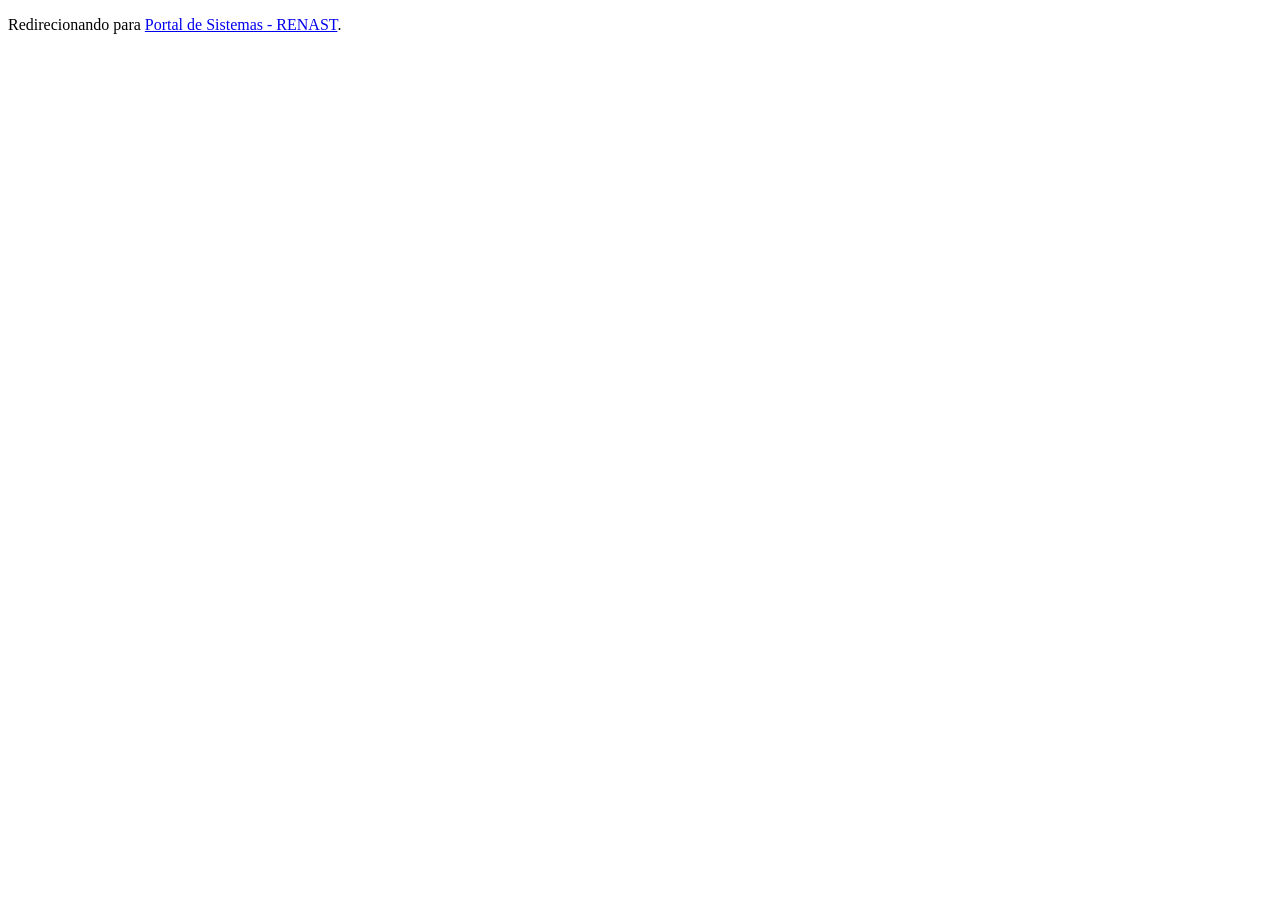
<file: index.html>
<!doctype html>
<html lang="pt-br">
<head>
    <meta charset="utf-8">
    <meta http-equiv="refresh" content="0; url=index.php">
    <meta name="viewport" content="width=device-width, initial-scale=1">
    <title>Portal de Sistemas - RENAST</title>
    <link rel="canonical" href="index.php">
</head>
<body>
    <p>Redirecionando para <a href="index.php">Portal de Sistemas - RENAST</a>.</p>
</body>
</html>
</file>
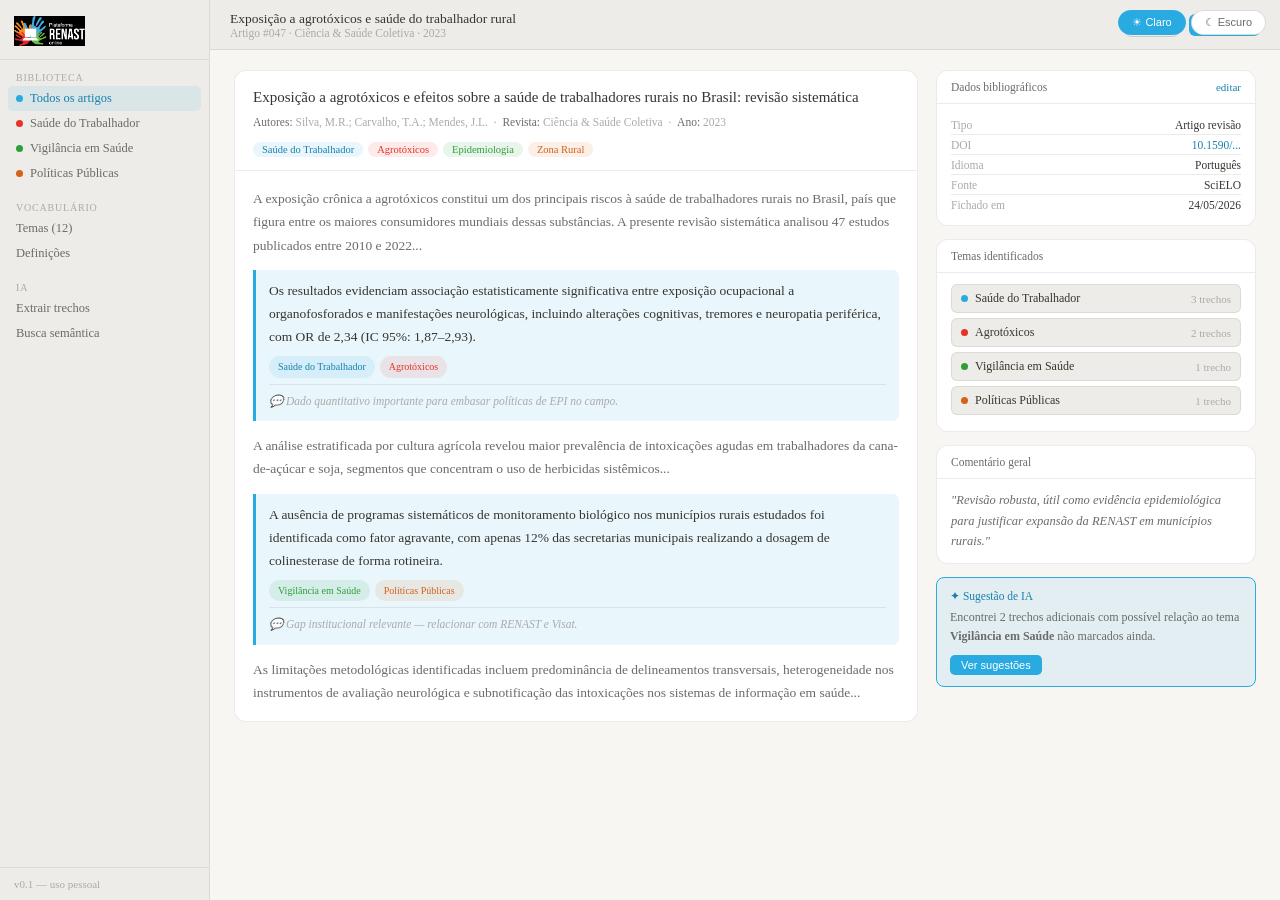
<file: fichario/mockup/renast_fichamento_mockup.html>
<!DOCTYPE html>
<html lang="pt-BR">
<head>
<meta charset="UTF-8">
<meta name="viewport" content="width=device-width, initial-scale=1.0">
<title>RENAST Fichamento — Mockup</title>
<style>
*,*::before,*::after{box-sizing:border-box;margin:0;padding:0}
body.light{
  --bg:#F7F6F3;--bg2:#EEECE8;--bg3:#fff;--surface:#fff;
  --border:rgba(0,0,0,.08);--border2:rgba(0,0,0,.14);
  --t1:#37352F;--t2:#6B6B6B;--t3:#aaa;
  --ac:#29AAE1;--ac-bg:rgba(41,170,225,.10);--ac-t:#1880AD;
  --red:#E63329;--red-bg:rgba(230,51,41,.10);
  --grn:#2E9E3B;--grn-bg:rgba(46,158,59,.10);
  --ora:#D4621A;--ora-bg:rgba(212,98,26,.10);
}
body.dark{
  --bg:#08090A;--bg2:#0F1011;--bg3:#191A1B;--surface:#191A1B;
  --border:rgba(255,255,255,.07);--border2:rgba(255,255,255,.13);
  --t1:#F7F8F8;--t2:#C8CDD6;--t3:#8A8F98;
  --ac:#29AAE1;--ac-bg:rgba(41,170,225,.14);--ac-t:#7DD4F5;
  --red:#FF6B63;--red-bg:rgba(255,107,99,.14);
  --grn:#4DC761;--grn-bg:rgba(77,199,97,.14);
  --ora:#FF8C42;--ora-bg:rgba(255,140,66,.14);
}
body{font-family: var(--bs-body-font-family);font-feature-settings:'cv01','ss03';background:var(--bg);color:var(--t1);min-height:100vh;transition:background .25s,color .25s}

/* toggle */
.toggle-bar{position:fixed;top:10px;right:14px;z-index:200;display:flex;gap:5px}
.tbtn{font-size:11px;font-weight:500;padding:5px 13px;border-radius:20px;border:.5px solid var(--border2);cursor:pointer;background:var(--surface);color:var(--t2);transition:all .18s}
.tbtn.on{background:var(--ac);color:#fff;border-color:var(--ac)}

/* shell */
.shell{display:flex;height:100vh;overflow:hidden}

/* sidebar */
.sb{width:210px;flex-shrink:0;background:var(--bg2);border-right:.5px solid var(--border);display:flex;flex-direction:column}
.sb-logo{padding:16px 14px 13px;border-bottom:.5px solid var(--border)}
.sb-logo img{height:30px;width:auto;display:block}
.sb-sec{padding:12px 8px 4px}
.sb-sec-lbl{font-size:10px;font-weight:510;letter-spacing:.08em;text-transform:uppercase;color:var(--t3);padding:0 8px;margin-bottom:3px}
.ni{display:flex;align-items:center;gap:7px;padding:5px 8px;border-radius:5px;font-size:12.5px;color:var(--t2);cursor:pointer;transition:background .13s}
.ni:hover{background:var(--border)}
.ni.on{background:var(--ac-bg);color:var(--ac-t);font-weight:510}
.dot{width:7px;height:7px;border-radius:50%;flex-shrink:0;background:var(--ac)}
.dot.r{background:var(--red)}.dot.g{background:var(--grn)}.dot.o{background:var(--ora)}
.sb-ft{margin-top:auto;padding:10px 14px;border-top:.5px solid var(--border);font-size:11px;color:var(--t3)}

/* main */
.main{flex:1;display:flex;flex-direction:column;overflow:hidden}
.topbar{height:50px;flex-shrink:0;background:var(--bg2);border-bottom:.5px solid var(--border);display:flex;align-items:center;padding:0 20px;gap:10px}
.ttl{font-size:13.5px;font-weight:510;color:var(--t1)}
.tsub{font-size:11.5px;color:var(--t3)}
.spacer{flex:1}
.btn-p{font-size:11.5px;font-weight:510;padding:5px 13px;border-radius:6px;border:none;cursor:pointer;background:var(--ac);color:#fff;transition:opacity .15s}
.btn-p:hover{opacity:.85}
.btn-g{font-size:11.5px;padding:5px 11px;border-radius:6px;cursor:pointer;background:transparent;color:var(--t2);border:.5px solid var(--border2);transition:background .13s}
.btn-g:hover{background:var(--bg3)}

.content{flex:1;overflow-y:auto;padding:20px 24px;display:grid;grid-template-columns:1fr 320px;gap:18px;align-items:start}

/* article card */
.acard{background:var(--surface);border:.5px solid var(--border);border-radius:12px;overflow:hidden}
.ahead{padding:16px 18px 13px;border-bottom:.5px solid var(--border)}
.atitle{font-size:15px;font-weight:510;color:var(--t1);line-height:1.4;margin-bottom:5px}
.ameta{font-size:11.5px;color:var(--t3);line-height:1.7}
.ameta b{color:var(--t2);font-weight:510}
.tags{display:flex;flex-wrap:wrap;gap:5px;margin-top:9px}
.tag{font-size:10.5px;font-weight:510;padding:2px 9px;border-radius:20px}
.t-b{background:var(--ac-bg);color:var(--ac-t)}
.t-r{background:var(--red-bg);color:var(--red)}
.t-g{background:var(--grn-bg);color:var(--grn)}
.t-o{background:var(--ora-bg);color:var(--ora)}

.abody{padding:16px 18px;font-size:13.5px;line-height:1.75;color:var(--t2)}
.excerpt{border-left:3px solid var(--ac);background:var(--ac-bg);border-radius:0 6px 6px 0;padding:10px 13px;margin:13px 0}
.excerpt p{font-size:13.5px;line-height:1.7;color:var(--t1)}
.exc-tags{display:flex;gap:5px;margin-top:7px;flex-wrap:wrap}
.exc-cmt{font-size:11.5px;color:var(--t3);font-style:italic;margin-top:6px;padding-top:6px;border-top:.5px solid var(--border)}

/* side panel */
.side{display:flex;flex-direction:column;gap:13px}
.pcard{background:var(--surface);border:.5px solid var(--border);border-radius:12px;overflow:hidden}
.phdr{padding:10px 14px;border-bottom:.5px solid var(--border);font-size:11.5px;font-weight:510;color:var(--t2);display:flex;justify-content:space-between;align-items:center}
.pbody{padding:11px 14px}
.brow{display:flex;justify-content:space-between;font-size:11.5px;padding:3.5px 0;border-bottom:.5px solid var(--border)}
.brow:last-child{border:none}
.bk{color:var(--t3)} .bv{color:var(--t1);font-weight:510;max-width:170px;text-align:right}
.tchip{display:flex;align-items:center;gap:7px;padding:6px 9px;border-radius:6px;margin-bottom:5px;background:var(--bg2);border:.5px solid var(--border);cursor:pointer;transition:background .13s}
.tchip:hover{background:var(--ac-bg)}
.tcdot{width:7px;height:7px;border-radius:50%;flex-shrink:0}
.tcname{font-size:12px;font-weight:510;color:var(--t1);flex:1}
.tcct{font-size:11px;color:var(--t3)}
.aibox{background:var(--ac-bg);border:.5px solid var(--ac);border-radius:8px;padding:11px 13px}
.aititle{font-size:11.5px;font-weight:510;color:var(--ac-t);margin-bottom:5px}
.aitxt{font-size:12px;color:var(--t2);line-height:1.6}
.aibtn{margin-top:9px;font-size:11px;font-weight:510;padding:4px 11px;border-radius:5px;background:var(--ac);color:#fff;border:none;cursor:pointer}
</style>
</head>
<body class="light">

<div class="toggle-bar">
  <button class="tbtn on" onclick="setTheme('light')">&#9728; Claro</button>
  <button class="tbtn" onclick="setTheme('dark')">&#9790; Escuro</button>
</div>

<div class="shell">
  <aside class="sb">
    <div class="sb-logo">
      <img id="logo" src="[data-uri]" alt="Plataforma RENAST online">
    </div>
    <div class="sb-sec">
      <div class="sb-sec-lbl">Biblioteca</div>
      <div class="ni on"><div class="dot"></div>Todos os artigos</div>
      <div class="ni"><div class="dot r"></div>Saúde do Trabalhador</div>
      <div class="ni"><div class="dot g"></div>Vigilância em Saúde</div>
      <div class="ni"><div class="dot o"></div>Políticas Públicas</div>
    </div>
    <div class="sb-sec">
      <div class="sb-sec-lbl">Vocabulário</div>
      <div class="ni">Temas (12)</div>
      <div class="ni">Definições</div>
    </div>
    <div class="sb-sec">
      <div class="sb-sec-lbl">IA</div>
      <div class="ni">Extrair trechos</div>
      <div class="ni">Busca semântica</div>
    </div>
    <div class="sb-ft">v0.1 &mdash; uso pessoal</div>
  </aside>

  <div class="main">
    <div class="topbar">
      <div>
        <div class="ttl">Exposi&ccedil;&atilde;o a agrot&oacute;xicos e sa&uacute;de do trabalhador rural</div>
        <div class="tsub">Artigo #047 &middot; Ci&ecirc;ncia &amp; Sa&uacute;de Coletiva &middot; 2023</div>
      </div>
      <div class="spacer"></div>
      <button class="btn-g">Editar</button>
      <button class="btn-p">+ Trecho</button>
    </div>

    <div class="content">
      <div class="acard">
        <div class="ahead">
          <div class="atitle">Exposi&ccedil;&atilde;o a agrot&oacute;xicos e efeitos sobre a sa&uacute;de de trabalhadores rurais no Brasil: revis&atilde;o sistem&aacute;tica</div>
          <div class="ameta">
            <b>Autores:</b> Silva, M.R.; Carvalho, T.A.; Mendes, J.L. &nbsp;&middot;&nbsp;
            <b>Revista:</b> Ci&ecirc;ncia &amp; Sa&uacute;de Coletiva &nbsp;&middot;&nbsp; <b>Ano:</b> 2023
          </div>
          <div class="tags">
            <span class="tag t-b">Sa&uacute;de do Trabalhador</span>
            <span class="tag t-r">Agrot&oacute;xicos</span>
            <span class="tag t-g">Epidemiologia</span>
            <span class="tag t-o">Zona Rural</span>
          </div>
        </div>
        <div class="abody">
          <p>A exposi&ccedil;&atilde;o cr&ocirc;nica a agrot&oacute;xicos constitui um dos principais riscos &agrave; sa&uacute;de de trabalhadores rurais no Brasil, pa&iacute;s que figura entre os maiores consumidores mundiais dessas subst&acirc;ncias. A presente revis&atilde;o sistem&aacute;tica analisou 47 estudos publicados entre 2010 e 2022...</p>
          <div class="excerpt">
            <p>Os resultados evidenciam associa&ccedil;&atilde;o estatisticamente significativa entre exposi&ccedil;&atilde;o ocupacional a organofosforados e manifesta&ccedil;&otilde;es neurol&oacute;gicas, incluindo altera&ccedil;&otilde;es cognitivas, tremores e neuropatia perif&eacute;rica, com OR de 2,34 (IC 95%: 1,87&ndash;2,93).</p>
            <div class="exc-tags">
              <span class="tag t-b" style="font-size:10px">Sa&uacute;de do Trabalhador</span>
              <span class="tag t-r" style="font-size:10px">Agrot&oacute;xicos</span>
            </div>
            <div class="exc-cmt">&#128172; Dado quantitativo importante para embasar pol&iacute;ticas de EPI no campo.</div>
          </div>
          <p>A an&aacute;lise estratificada por cultura agr&iacute;cola revelou maior preval&ecirc;ncia de intoxica&ccedil;&otilde;es agudas em trabalhadores da cana-de-a&ccedil;&uacute;car e soja, segmentos que concentram o uso de herbicidas sist&ecirc;micos...</p>
          <div class="excerpt">
            <p>A aus&ecirc;ncia de programas sistem&aacute;ticos de monitoramento biol&oacute;gico nos munic&iacute;pios rurais estudados foi identificada como fator agravante, com apenas 12% das secretarias municipais realizando a dosagem de colinesterase de forma rotineira.</p>
            <div class="exc-tags">
              <span class="tag t-g" style="font-size:10px">Vigil&acirc;ncia em Sa&uacute;de</span>
              <span class="tag t-o" style="font-size:10px">Pol&iacute;ticas P&uacute;blicas</span>
            </div>
            <div class="exc-cmt">&#128172; Gap institucional relevante &mdash; relacionar com RENAST e Visat.</div>
          </div>
          <p>As limita&ccedil;&otilde;es metodol&oacute;gicas identificadas incluem predomin&acirc;ncia de delineamentos transversais, heterogeneidade nos instrumentos de avalia&ccedil;&atilde;o neurol&oacute;gica e subnotifica&ccedil;&atilde;o das intoxica&ccedil;&otilde;es nos sistemas de informa&ccedil;&atilde;o em sa&uacute;de...</p>
        </div>
      </div>

      <div class="side">
        <div class="pcard">
          <div class="phdr">Dados bibliogr&aacute;ficos <span style="font-size:11px;color:var(--ac-t);cursor:pointer">editar</span></div>
          <div class="pbody">
            <div class="brow"><span class="bk">Tipo</span><span class="bv">Artigo revis&atilde;o</span></div>
            <div class="brow"><span class="bk">DOI</span><span class="bv" style="color:var(--ac-t)">10.1590/...</span></div>
            <div class="brow"><span class="bk">Idioma</span><span class="bv">Portugu&ecirc;s</span></div>
            <div class="brow"><span class="bk">Fonte</span><span class="bv">SciELO</span></div>
            <div class="brow"><span class="bk">Fichado em</span><span class="bv">24/05/2026</span></div>
          </div>
        </div>
        <div class="pcard">
          <div class="phdr">Temas identificados</div>
          <div class="pbody">
            <div class="tchip"><div class="tcdot" style="background:var(--ac)"></div><span class="tcname">Sa&uacute;de do Trabalhador</span><span class="tcct">3 trechos</span></div>
            <div class="tchip"><div class="tcdot" style="background:var(--red)"></div><span class="tcname">Agrot&oacute;xicos</span><span class="tcct">2 trechos</span></div>
            <div class="tchip"><div class="tcdot" style="background:var(--grn)"></div><span class="tcname">Vigil&acirc;ncia em Sa&uacute;de</span><span class="tcct">1 trecho</span></div>
            <div class="tchip"><div class="tcdot" style="background:var(--ora)"></div><span class="tcname">Pol&iacute;ticas P&uacute;blicas</span><span class="tcct">1 trecho</span></div>
          </div>
        </div>
        <div class="pcard">
          <div class="phdr">Coment&aacute;rio geral</div>
          <div class="pbody">
            <p style="font-size:12.5px;color:var(--t2);line-height:1.65;font-style:italic">"Revis&atilde;o robusta, &uacute;til como evid&ecirc;ncia epidemiol&oacute;gica para justificar expans&atilde;o da RENAST em munic&iacute;pios rurais."</p>
          </div>
        </div>
        <div class="aibox">
          <div class="aititle">&#10022; Sugest&atilde;o de IA</div>
          <div class="aitxt">Encontrei 2 trechos adicionais com poss&iacute;vel rela&ccedil;&atilde;o ao tema <b>Vigil&acirc;ncia em Sa&uacute;de</b> n&atilde;o marcados ainda.</div>
          <button class="aibtn">Ver sugest&otilde;es</button>
        </div>
      </div>
    </div>
  </div>
</div>

<script>
var LC = "[data-uri]";
var LB = "[data-uri]";
function setTheme(t){
  document.body.className = t;
  document.getElementById('logo').src = t==='dark' ? LC : LB;
  document.querySelectorAll('.tbtn').forEach(function(b,i){
    b.classList.toggle('on',(i===0&&t==='light')||(i===1&&t==='dark'));
  });
}
</script>
</body>
</html>
</file>
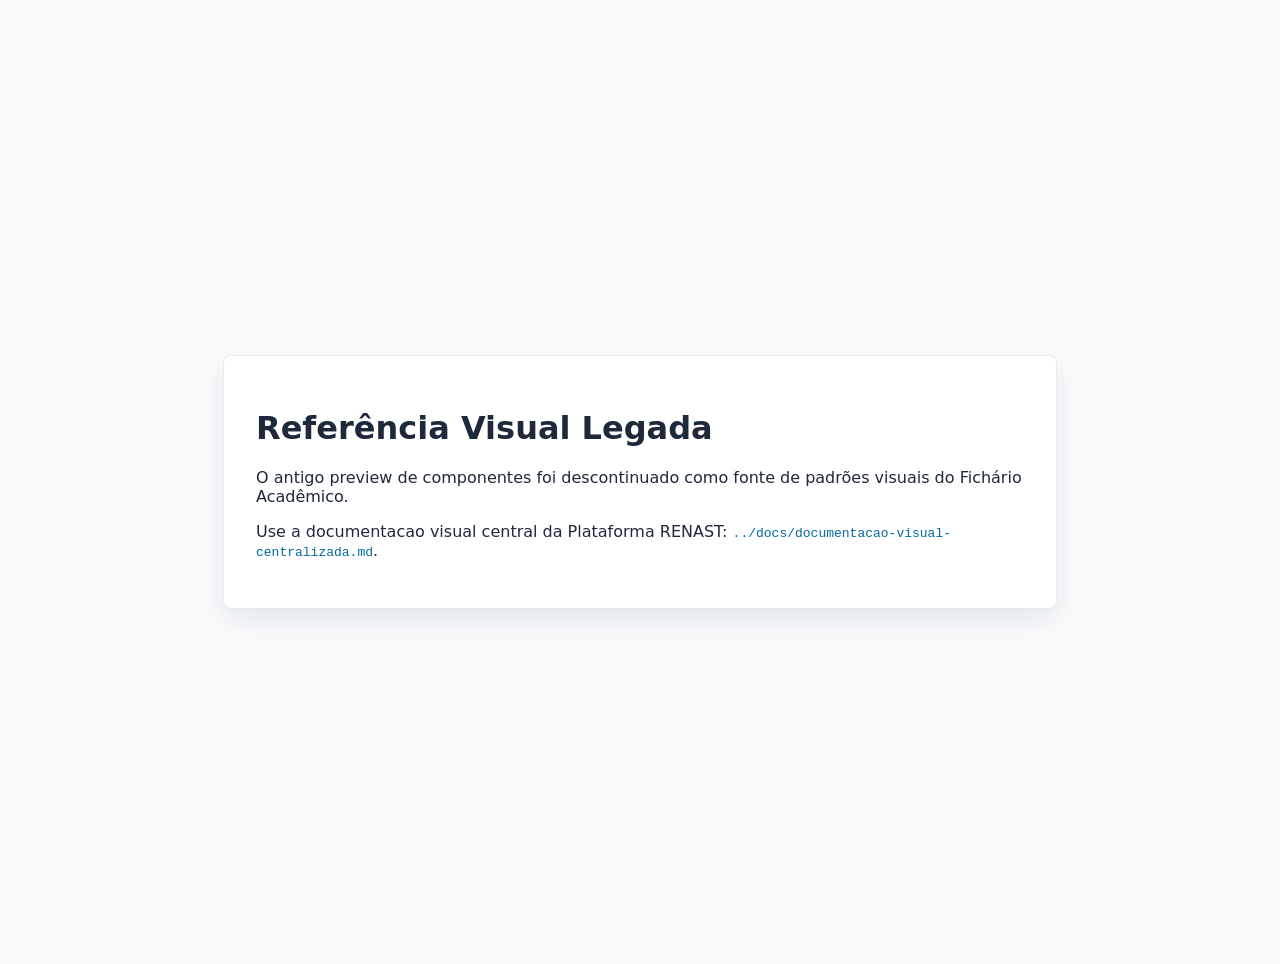
<file: fichario/system_md/components.html>
<!doctype html>
<html lang="pt-BR">
<head>
    <meta charset="utf-8">
    <meta name="viewport" content="width=device-width, initial-scale=1">
    <title>Referência visual legada - Fichário Acadêmico</title>
    <style>
        body {
            margin: 0;
            min-height: 100vh;
            display: grid;
            place-items: center;
            padding: 2rem;
            background: #f8fafc;
            color: #1e293b;
            font-family: system-ui, -apple-system, BlinkMacSystemFont, "Segoe UI", sans-serif;
        }

        main {
            max-width: 48rem;
            border: 1px solid rgba(0, 0, 0, 0.08);
            border-radius: 8px;
            padding: 2rem;
            background: #ffffff;
            box-shadow: 0 12px 28px rgba(15, 23, 42, 0.08);
        }

        code {
            color: #0369a1;
        }
    </style>
</head>
<body>
    <main>
        <h1>Referência Visual Legada</h1>
        <p>O antigo preview de componentes foi descontinuado como fonte de padrões visuais do Fichário Acadêmico.</p>
        <p>Use a documentacao visual central da Plataforma RENAST: <code>../docs/documentacao-visual-centralizada.md</code>.</p>
    </main>
</body>
</html>
</file>
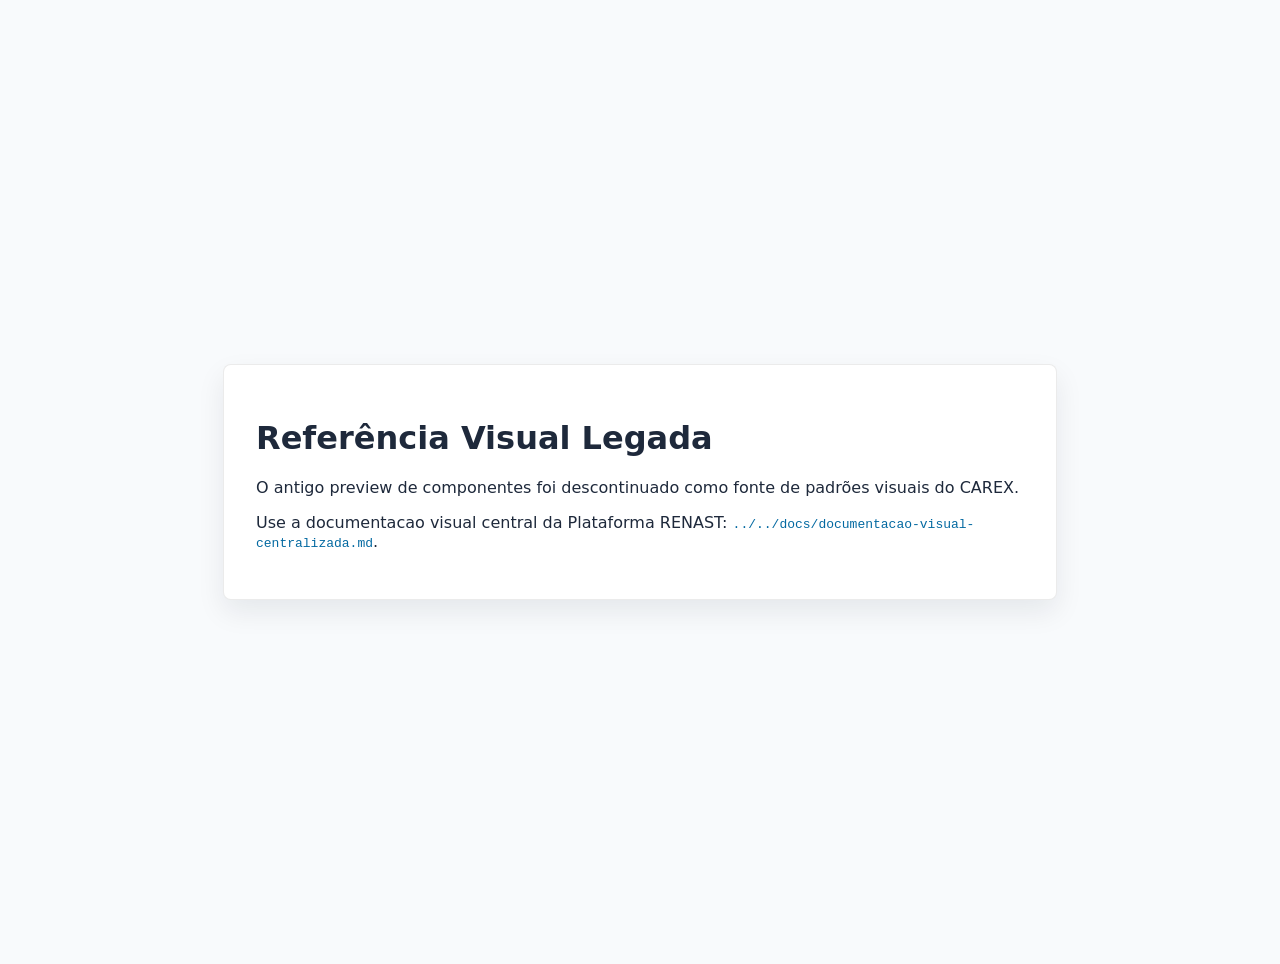
<file: carex/assets/system.md/components.html>
<!doctype html>
<html lang="pt-BR">
<head>
    <meta charset="utf-8">
    <meta name="viewport" content="width=device-width, initial-scale=1">
    <title>Referência visual legada - CAREX</title>
    <style>
        body {
            margin: 0;
            min-height: 100vh;
            display: grid;
            place-items: center;
            padding: 2rem;
            background: #f8fafc;
            color: #1e293b;
            font-family: system-ui, -apple-system, BlinkMacSystemFont, "Segoe UI", sans-serif;
        }

        main {
            max-width: 48rem;
            border: 1px solid rgba(0, 0, 0, 0.08);
            border-radius: 8px;
            padding: 2rem;
            background: #ffffff;
            box-shadow: 0 12px 28px rgba(15, 23, 42, 0.08);
        }

        code {
            color: #0369a1;
        }
    </style>
</head>
<body>
    <main>
        <h1>Referência Visual Legada</h1>
        <p>O antigo preview de componentes foi descontinuado como fonte de padrões visuais do CAREX.</p>
        <p>Use a documentacao visual central da Plataforma RENAST: <code>../../docs/documentacao-visual-centralizada.md</code>.</p>
    </main>
</body>
</html>
</file>
